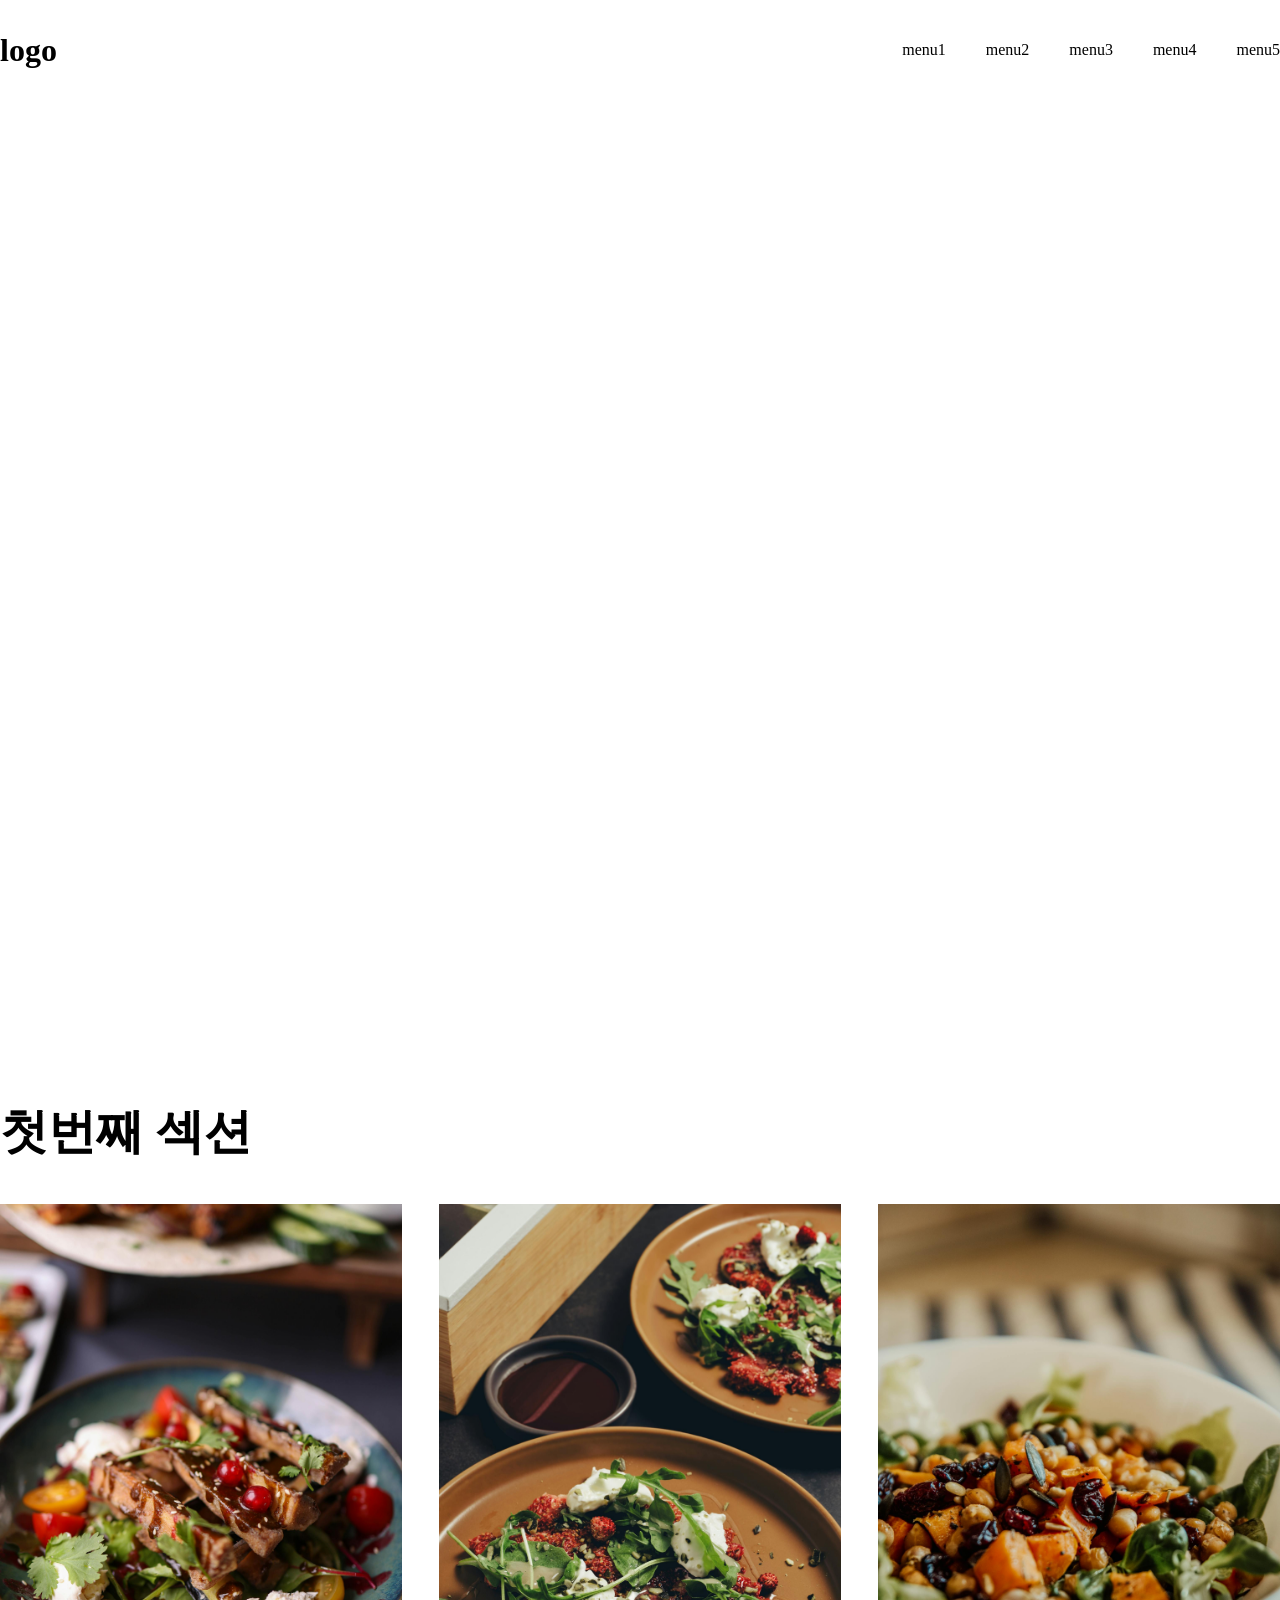
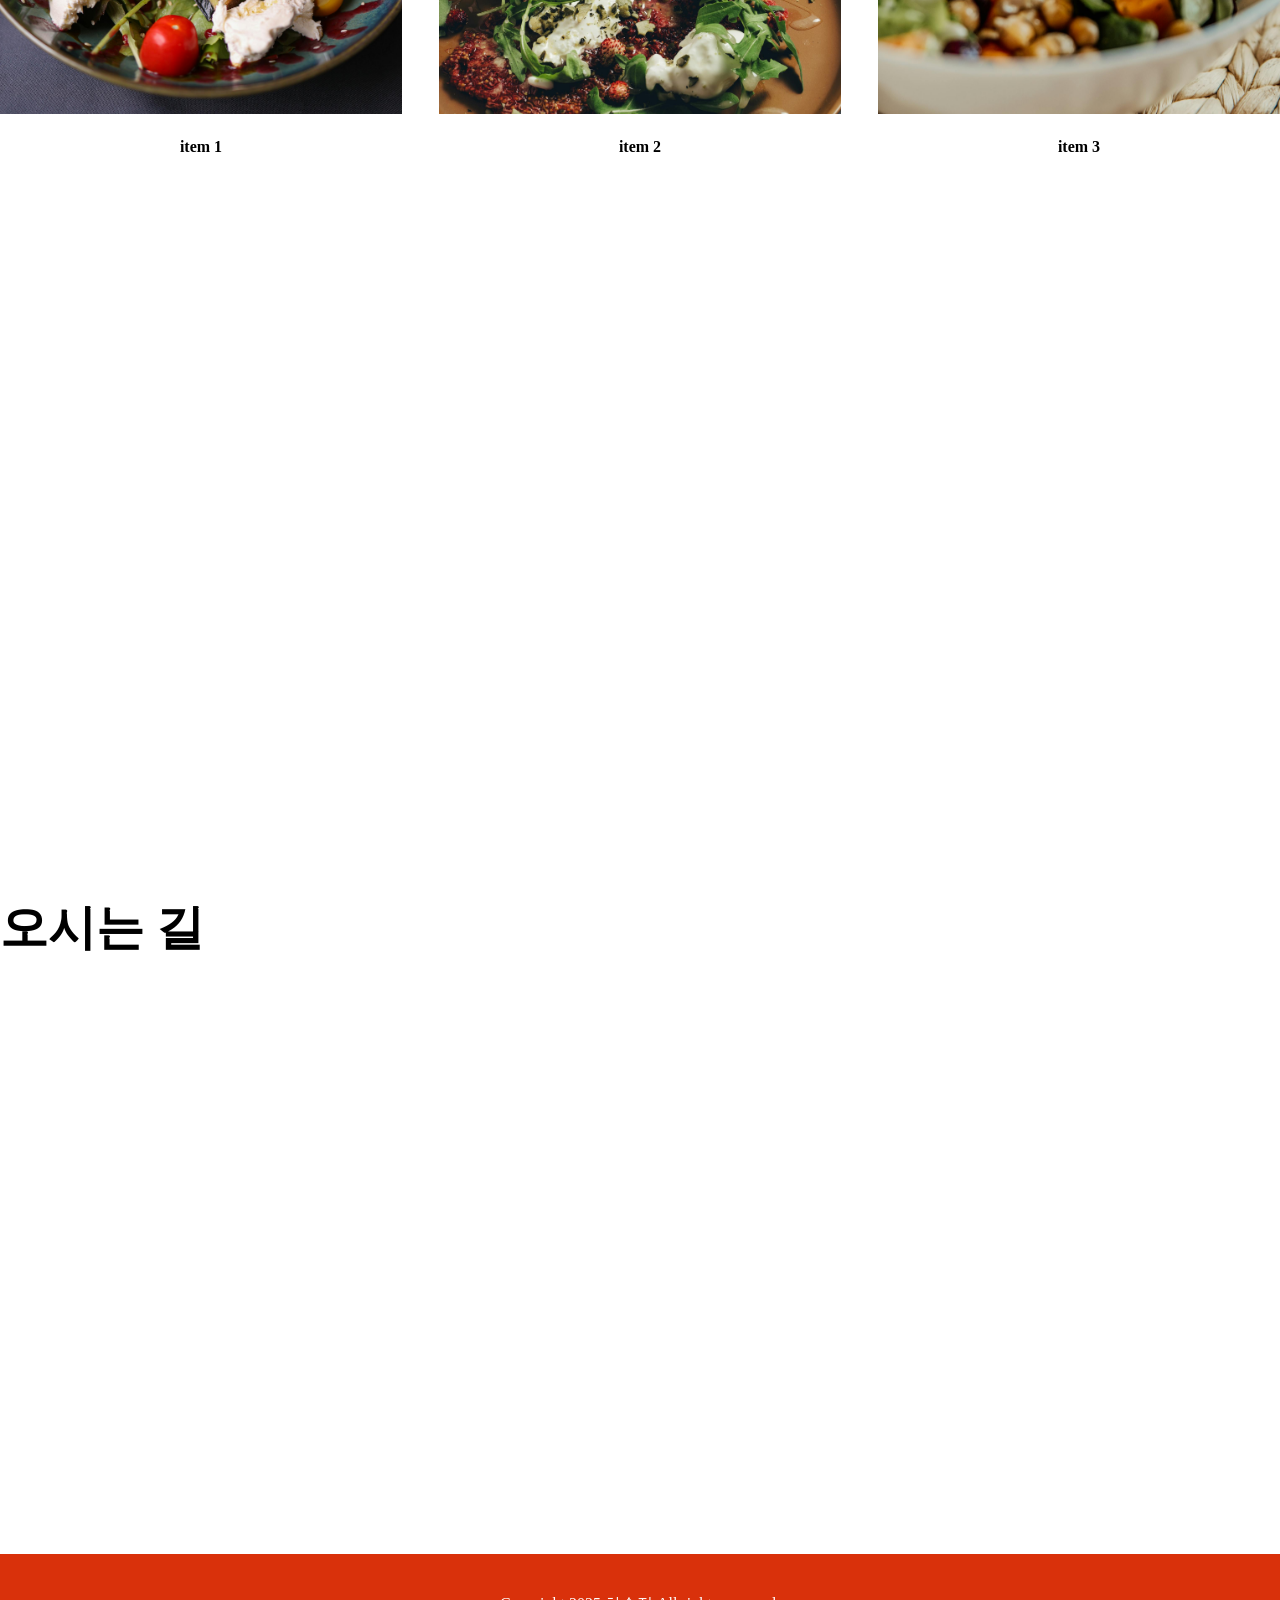
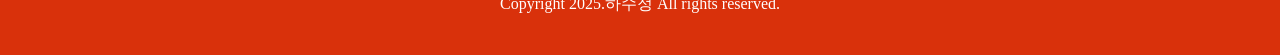
<file: index.html>
<!DOCTYPE html>
<html lang="ko">
<head>
  <meta charset="UTF-8">
  <meta name="viewport" content="width=device-width, initial-scale=1.0">
  <title>메인페이지</title>
  <link rel="stylesheet" href="css/main.css">
</head>
<body>
  <div class="header">
    <div class="inner">
      <h1 class="logo">
        <a href="#">logo</a>
      </h1><!-- .logo -->
      <div class="nav">
        <ul class="gnb">
          <li><a href="#">menu1</a></li>
          <li><a href="#">menu2</a></li>
          <li><a href="#">menu3</a></li>
          <li><a href="#">menu4</a></li>
          <li><a href="#">menu5</a></li>
        </ul><!-- .gnb -->
      </div><!-- .nav -->
    </div><!-- .inner -->
  </div><!-- .header -->
  <div class="main">
    <div class="main_visual">
      <video src="img/video.mp4" autoplay muted loop></video>
    </div><!-- .main_visual -->

    <div class="section-01">
      <div class="inner">
        <h2>첫번째 섹션</h2>
        <div class="list">
          <div class="item">
            <img src="img/img-01.jpg" alt="">
            <strong>item 1</strong>
          </div><!-- .item -->

          <div class="item">
            <img src="img/img-02.jpg" alt="">
            <strong>item 2</strong>
          </div><!-- .item -->

          <div class="item">
            <img src="img/img-03.jpg" alt="">
            <strong>item 3</strong>
          </div><!-- .item -->
        </div><!-- .list -->
      </div><!-- .inner -->
    </div><!-- section-01 -->

    <div class="section-02">
      <div class="inner">
        <h2>두번째 섹션</h2>
        <p>Lorem ipsum dolor sit amet, consectetur adipisicing elit. Mollitia porro, ipsum error harum distinctio obcaecati magnam rem eveniet labore nesciunt quis a officia ullam recusandae aliquam dolore excepturi? Rem, repudiandae.</p>
      </div><!-- .inner -->
    </div><!-- .section-02 -->

    <div class="section-03">
      <div class="inner">
        <h2>오시는 길</h2>
        <iframe src="https://www.google.com/maps/embed?pb=!1m18!1m12!1m3!1d3263.683095081477!2d129.03788475026798!3d35.11462334857461!2m3!1f0!2f0!3f0!3m2!1i1024!2i768!4f13.1!3m3!1m2!1s0x3568e97d2f8b9b55%3A0x725166898edfb0f6!2z67aA7IKw7Jet!5e0!3m2!1sko!2skr!4v1760351906536!5m2!1sko!2skr" width="600" height="450" style="border:0;" allowfullscreen="" loading="lazy" referrerpolicy="no-referrer-when-downgrade"></iframe>
      </div><!-- .inner -->
    </div><!-- .section-03 -->
  </div><!-- .main -->
  <div class="footer">
    <p>Copyright 2025.하수정 All rights reserved.</p>
  </div><!-- footer -->
</body>
</html>
</file>
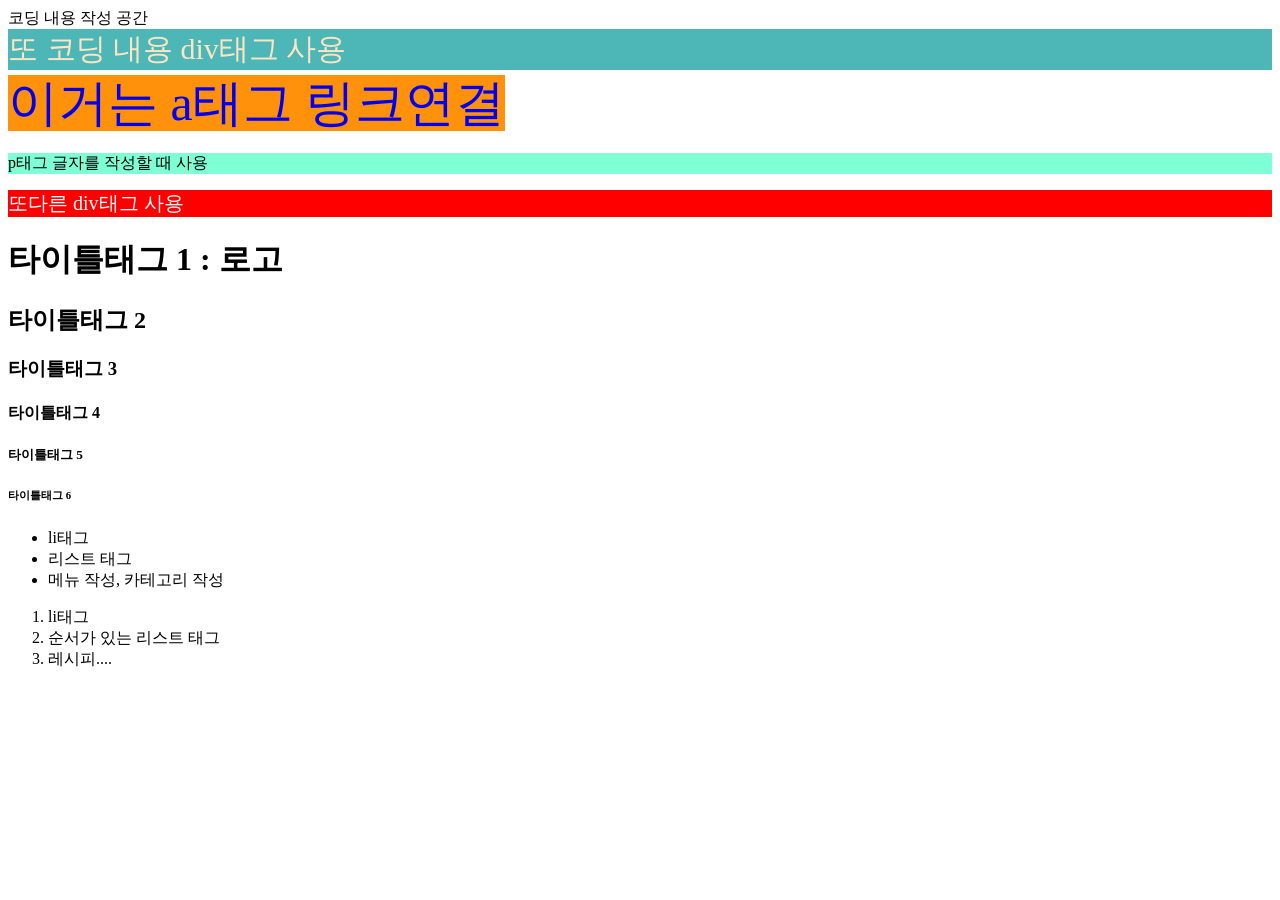
<file: 01_태그.html>
<!DOCTYPE html>
<html lang="ko">
<head>
  <meta charset="UTF-8">
  <meta name="viewport" content="width=device-width, initial-scale=1.0">
  <title>태그</title>
  <style>
    /* 누구에게 {어떤스타일: 어떤값;} */
    /* 선택자 {속성: 속성값;} */
    div {
      background-color: #4db7b7;
      color: bisque;
      font-size: 30px;
    }
    a {
      text-decoration: none; /* alt + shift + a */
      background-color: rgb(255, 145, 11);
      font-size: 50px;
    }
    p {
      background-color: aquamarine;
    }

    .tag {
      background-color: red;
      color: white;
      font-size: 20px;
    }



  </style>
</head>
<body>
  코딩 내용 작성 공간
  <div>또 코딩 내용 div태그 사용</div>
  <a href="#">이거는 a태그 링크연결</a>
  <p>p태그 글자를 작성할 때 사용</p>
  <div class="tag">또다른 div태그 사용</div>

  <!-- 제목 의미하는 태그 alt + shif + a -->
  <h1>타이틀태그 1 : 로고</h1>
  <h2>타이틀태그 2</h2>
  <h3>타이틀태그 3</h3>
  <h4>타이틀태그 4</h4>
  <h5>타이틀태그 5</h5>
  <h6>타이틀태그 6</h6>

  <!-- 리스트 의미 -->
  <!-- ul안에 li태그 -->
  <ul>
    <li>li태그</li>
    <li>리스트 태그</li>
    <li>메뉴 작성, 카테고리 작성</li>
  </ul>

  <!-- ol안에 li -->
  <ol>
    <li>li태그</li>
    <li>순서가 있는 리스트 태그</li>
    <li>레시피....</li>
  </ol>



</body>
</html>
</file>
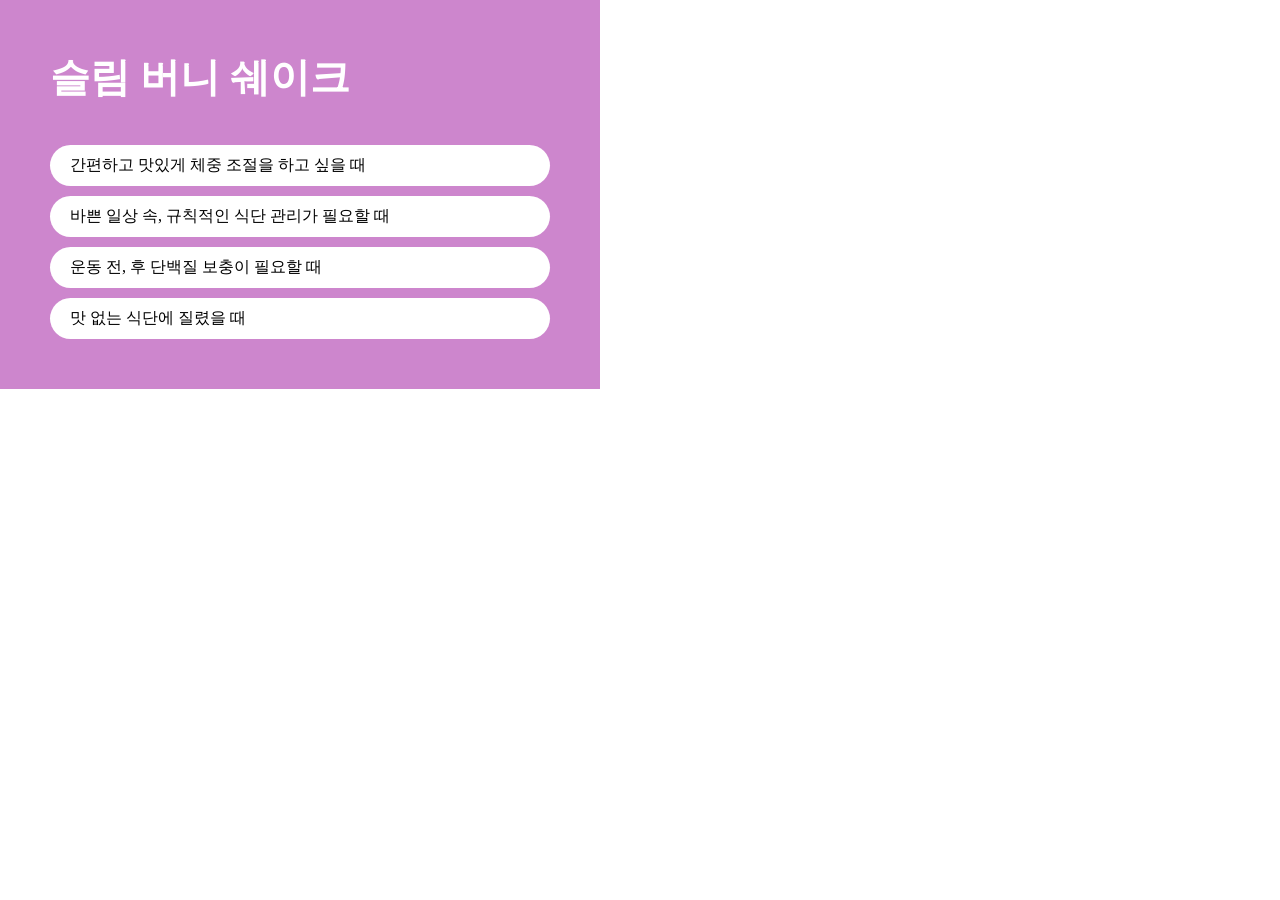
<file: 02_스타일.html>
<!DOCTYPE html>
<html lang="ko">
<head>
  <meta charset="UTF-8">
  <meta name="viewport" content="width=device-width, initial-scale=1.0">
  <title>스타일</title>
  <style>
    * {
      margin: 0;
      padding: 0;
    }
    .box {
      width: 500px;
      background-color: #cd86cd;
      padding: 50px;
    }
    .box h1 {
      font-size: 40px;
      color: white;
      margin-bottom: 40px;
    }
    .box ul {
      list-style: none;
    }
    .box ul li {
      background-color: white;
      margin-top: 10px;
      padding: 10px;
      border-radius: 100px;
      padding-left: 20px;
    }
  </style>
</head>
<body>
  <div class="box">
    <h1>슬림 버니 쉐이크</h1>
    <ul>
      <li>간편하고 맛있게 체중 조절을 하고 싶을 때</li>
      <li>바쁜 일상 속, 규칙적인 식단 관리가 필요할 때</li>
      <li>운동 전, 후 단백질 보충이 필요할 때</li>
      <li>맛 없는 식단에 질렸을 때</li>
    </ul>
  </div>
</body>
</html>
</file>
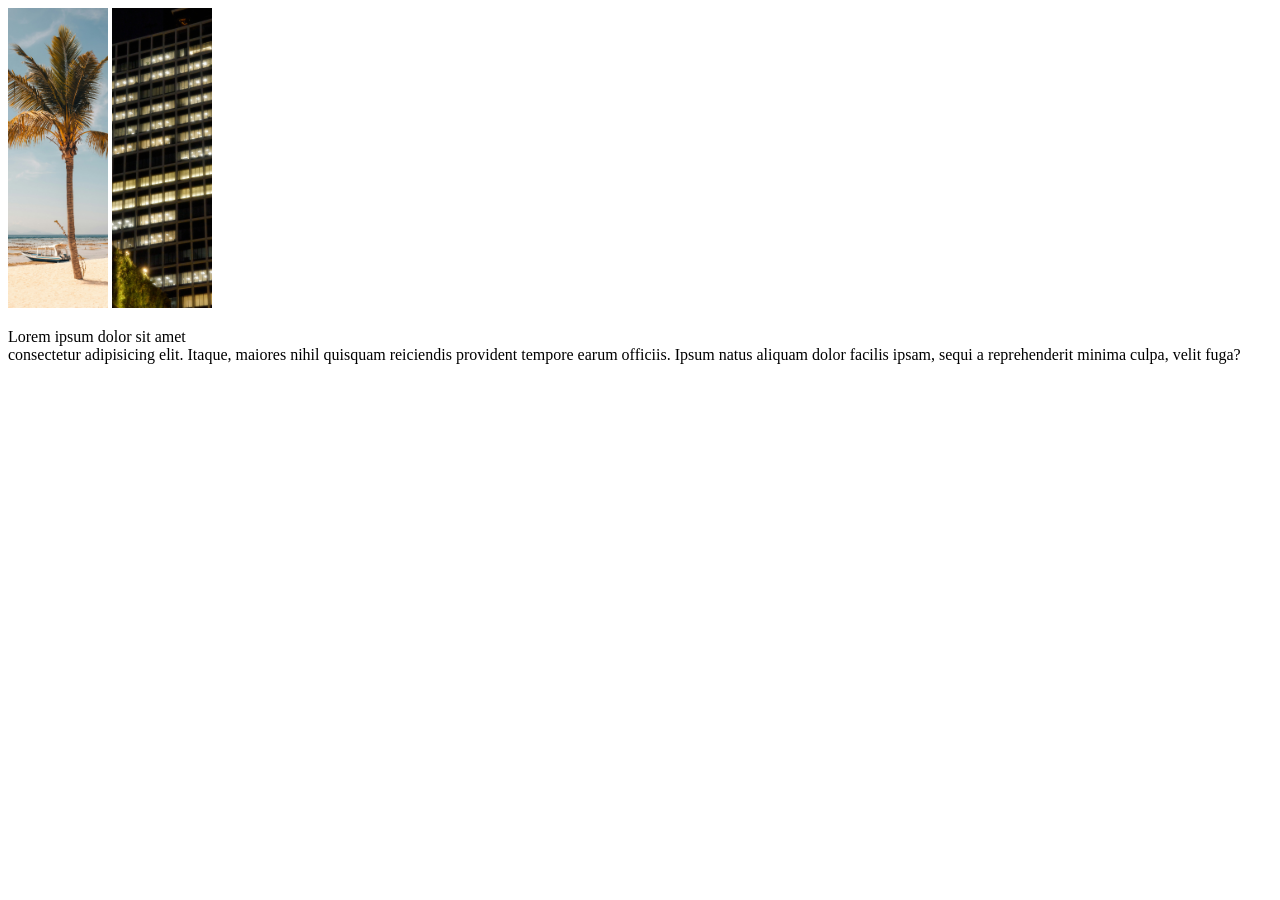
<file: 03_이미지적용.html>
<!DOCTYPE html>
<html lang="ko">
<head>
  <meta charset="UTF-8">
  <meta name="viewport" content="width=device-width, initial-scale=1.0">
  <title>이미지적용</title>
  <style>
    img {
      width: 100px;
      height: 300px;
      object-fit: cover;
    }
  </style>
</head>
<body>
  <img src="img/image(2).jpg" alt="이미지설명내용작성">

  <a href="02_스타일.html" target="_blank">
    <img src="img/image(1).jpg" alt="고층건물">
  </a>

  <p>Lorem ipsum dolor sit amet<br > consectetur adipisicing elit. Itaque, maiores nihil quisquam reiciendis provident tempore earum officiis. Ipsum natus aliquam dolor facilis ipsam, sequi a reprehenderit minima culpa, velit fuga?</p>
  
</body>
</html>
</file>
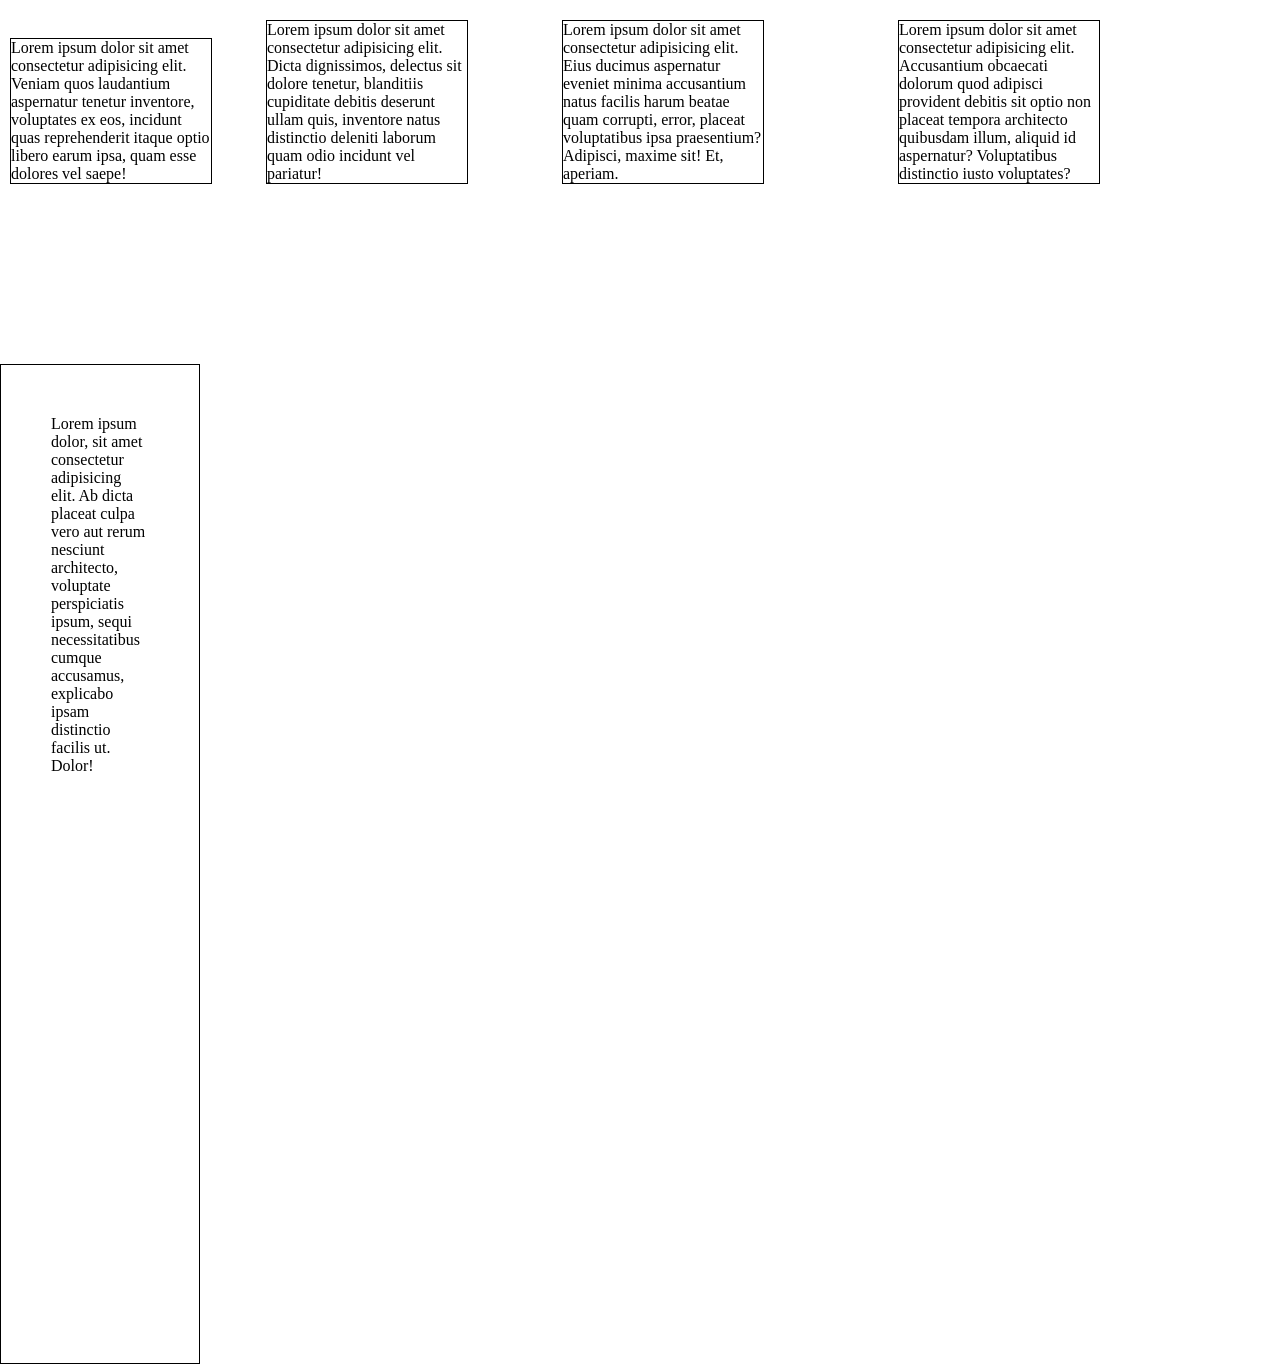
<file: 04_여백(margin+padding).html>
<!DOCTYPE html>
<html lang="ko">
<head>
  <meta charset="UTF-8">
  <meta name="viewport" content="width=device-width, initial-scale=1.0">
  <title>여백</title>
  <style>
    * {
      margin: 0;
      padding: 0;
    }
    div {
      width: 200px;
      border: 1px solid black;
      display: inline-block;
    }
    .box1 {
      margin: 10px; 
      /* 내부여백 : 상하좌우 10px */
    }
    .box2 {
      margin: 20px 40px;
    }
    .box3 {
      margin: 20px 50px 80px;
    }
    .box4 {
      margin: 20px 40px 60px 80px;
    }
    .box5 {
      margin-top: 100px;
      margin-bottom: ;
      margin-left: ;
      margin-right: ;
      padding: 50px;
      box-sizing: border-box;
      height: 1000px;

    }
  </style>
</head>
<body>
  <div class="box1">Lorem ipsum dolor sit amet consectetur adipisicing elit. Veniam quos laudantium aspernatur tenetur inventore, voluptates ex eos, incidunt quas reprehenderit itaque optio libero earum ipsa, quam esse dolores vel saepe!</div>

  <div class="box2">Lorem ipsum dolor sit amet consectetur adipisicing elit. Dicta dignissimos, delectus sit dolore tenetur, blanditiis cupiditate debitis deserunt ullam quis, inventore natus distinctio deleniti laborum quam odio incidunt vel pariatur!</div>

  <div class="box3">Lorem ipsum dolor sit amet consectetur adipisicing elit. Eius ducimus aspernatur eveniet minima accusantium natus facilis harum beatae quam corrupti, error, placeat voluptatibus ipsa praesentium? Adipisci, maxime sit! Et, aperiam.</div>

  <div class="box4">Lorem ipsum dolor sit amet consectetur adipisicing elit. Accusantium obcaecati dolorum quod adipisci provident debitis sit optio non placeat tempora architecto quibusdam illum, aliquid id aspernatur? Voluptatibus distinctio iusto voluptates?</div>

  <div class="box5">Lorem ipsum dolor, sit amet consectetur adipisicing elit. Ab dicta placeat culpa vero aut rerum nesciunt architecto, voluptate perspiciatis ipsum, sequi necessitatibus cumque accusamus, explicabo ipsam distinctio facilis ut. Dolor!</div>

</body>
</html>
</file>
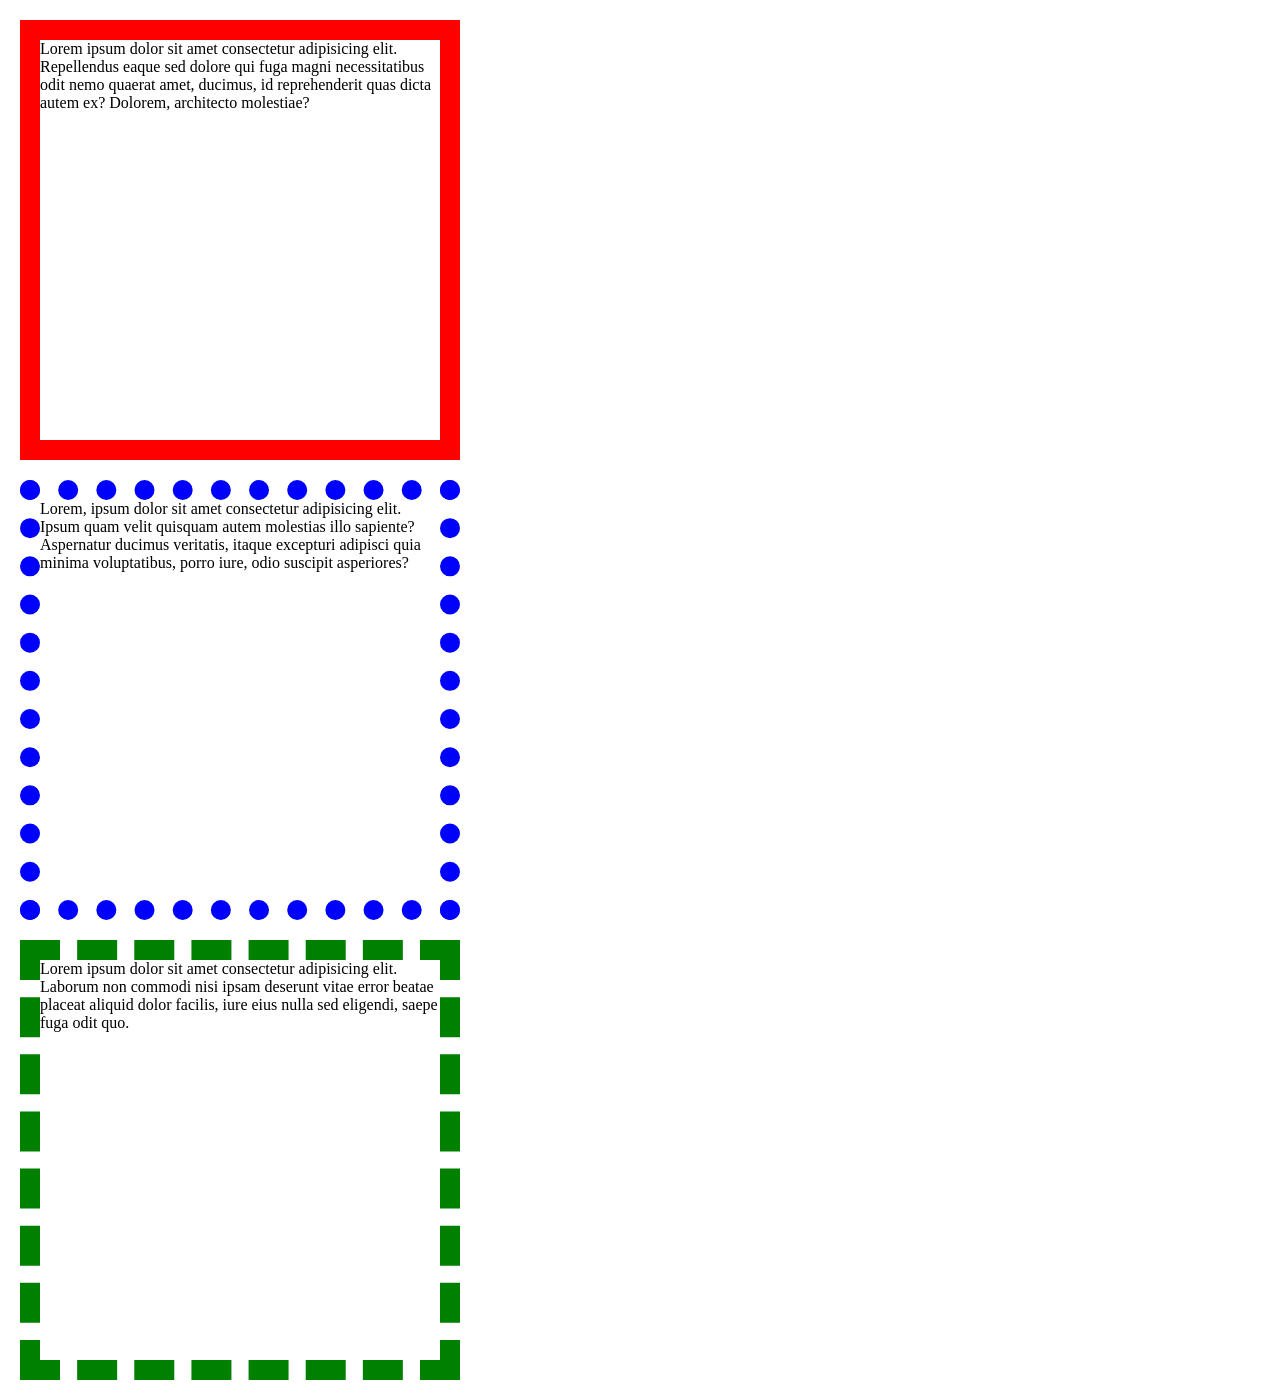
<file: 05_테두리.html>
<!DOCTYPE html>
<html lang="ko">
<head>
  <meta charset="UTF-8">
  <meta name="viewport" content="width=device-width, initial-scale=1.0">
  <title>테두리</title>
  <style>
    * {
      margin: 0;
      padding: 0;
    }
    div {
      width: 400px;
      height: 400px;
      margin: 20px;
    }

    .box1 {
      border: 20px solid red;
    }
    .box2 {
      border: 20px dotted blue;
    }
    .box3 {
      border: 20px dashed green;
    }
  </style>
</head>
<body>
  <div class="box1">Lorem ipsum dolor sit amet consectetur adipisicing elit. Repellendus eaque sed dolore qui fuga magni necessitatibus odit nemo quaerat amet, ducimus, id reprehenderit quas dicta autem ex? Dolorem, architecto molestiae?</div>
  <div class="box2">Lorem, ipsum dolor sit amet consectetur adipisicing elit. Ipsum quam velit quisquam autem molestias illo sapiente? Aspernatur ducimus veritatis, itaque excepturi adipisci quia minima voluptatibus, porro iure, odio suscipit asperiores?</div>
  <div class="box3">Lorem ipsum dolor sit amet consectetur adipisicing elit. Laborum non commodi nisi ipsam deserunt vitae error beatae placeat aliquid dolor facilis, iure eius nulla sed eligendi, saepe fuga odit quo.</div>
</body>
</html>
</file>
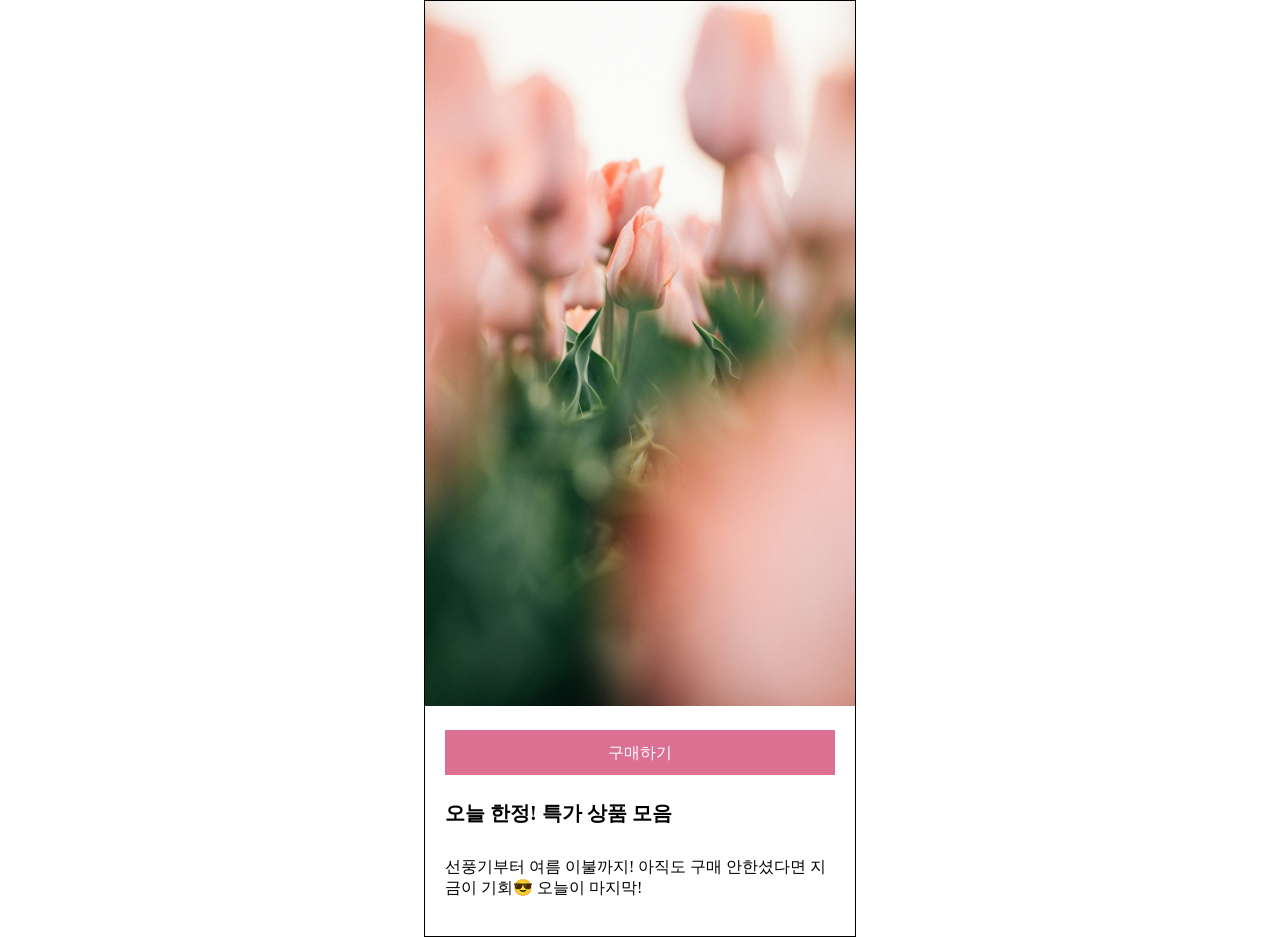
<file: 06_카카오이벤트.html>
<!DOCTYPE html>
<html lang="ko">
<head>
  <meta charset="UTF-8">
  <meta name="viewport" content="width=device-width, initial-scale=1.0">
  <title>카카오 이벤트</title>
  <style>
    * {
      margin: 0;
      padding: 0;
    }
    .box {
      width: 430px;
      border: 1px solid black;
      margin: 0 auto;
    }
    .box img {
      width: 430px;
      height: 705px;
    }
    .box .text {
      padding: 20px 20px 37px;
    }
    .box .text a {
      text-decoration: none; 
      background-color: palevioletred;
      display: block;
      height: 45px;
      color: white;
      text-align: center;
      line-height: 45px;
    }
    .box .text h1 {
      font-size: 20px;
      margin-top: 25px;
    }
    .box .text p {
      font-size: 16px;
      margin-top: 30px;
    }
  </style>
</head>
<body>
  <div class="box">
    <img src="img/image(3).jpg" alt="오늘 한정! 특가 상품 모음">  
    <div class="text">
      <a href="#">구매하기</a>
      <h1>오늘 한정! 특가 상품 모음</h1>
      <p>선풍기부터 여름 이불까지! 아직도 구매 안한셨다면 지금이
기회😎 오늘이 마지막!</p>
    </div>   
  </div>
</body>
</html>
</file>
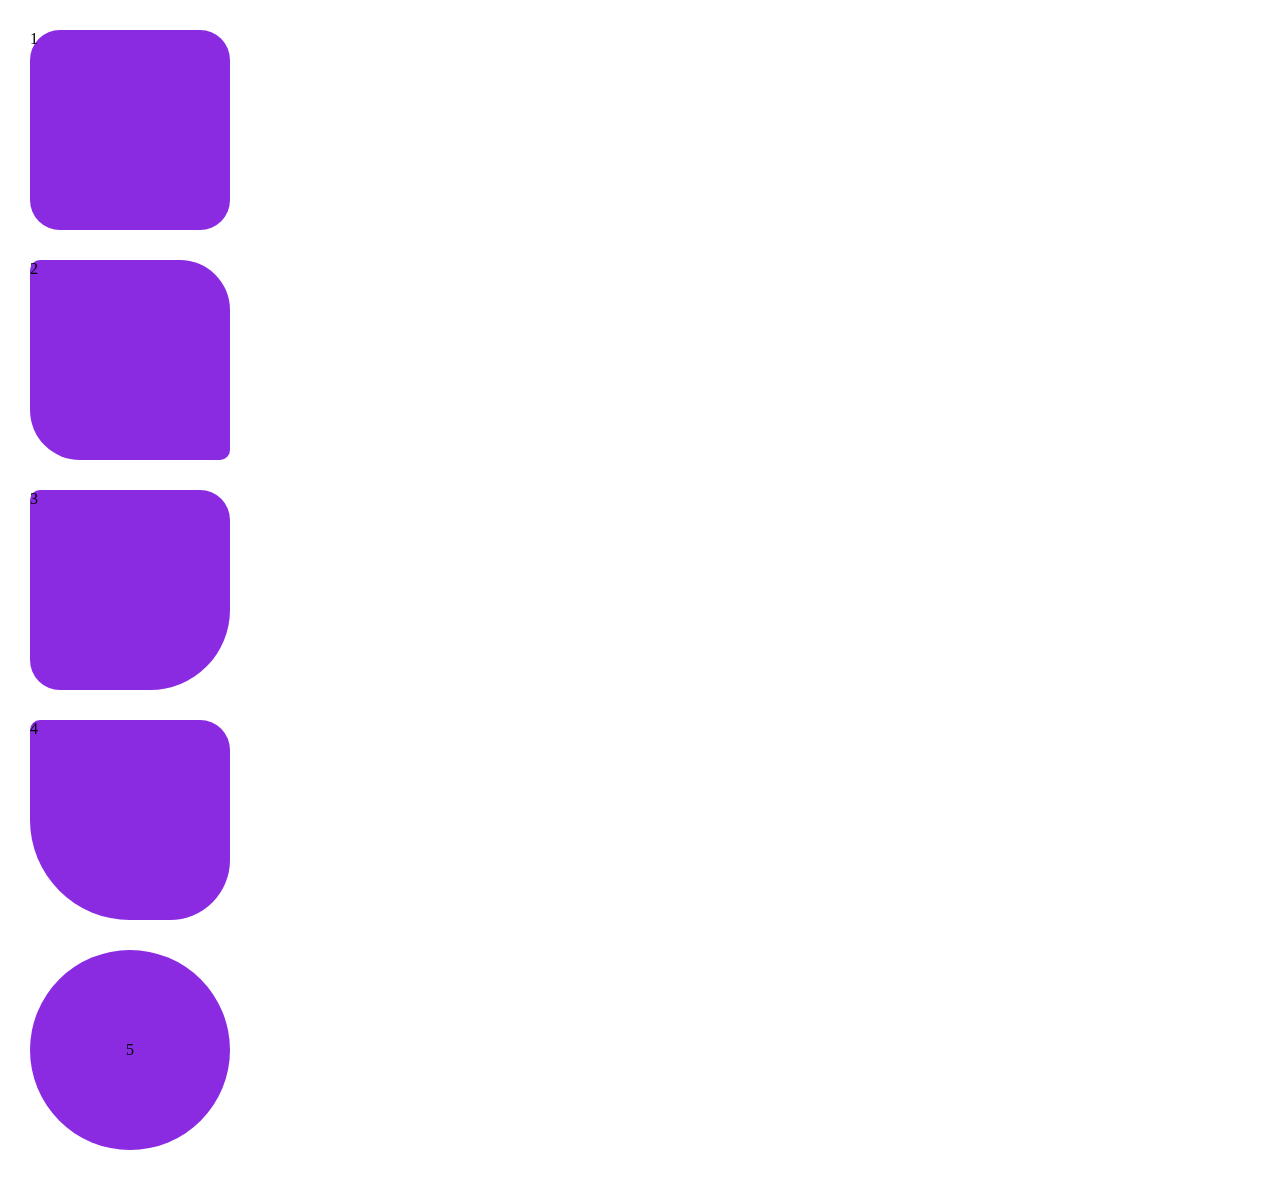
<file: 07_모서리곡선.html>
<!DOCTYPE html>
<html lang="ko">
<head>
  <meta charset="UTF-8">
  <meta name="viewport" content="width=device-width, initial-scale=1.0">
  <title>모서리곡선</title>
  <style>
    * {
      margin: 0;
      padding: 0;
    }
    div {
      width: 200px;
      height: 200px;
      background-color: blueviolet;
      margin: 30px;
    }
    .box1 {
      border-radius: 30px;
    }
    .box2 {
      border-radius: 10px 50px;
    }
    .box3 {
      border-radius: 10px 30px 80px;
    }
    .box4 {
      border-radius: 10px 30px 60px 100px
    }
    .box5 {
      border-radius: 50%;
      display: flex;
      justify-content: center;
      align-items: center;
    }
  </style>
</head>
<body>
  <div class="box1">1</div>
  <div class="box2">2</div>
  <div class="box3">3</div>
  <div class="box4">4</div>
  <div class="box5">5</div>
</body>
</html>
</file>
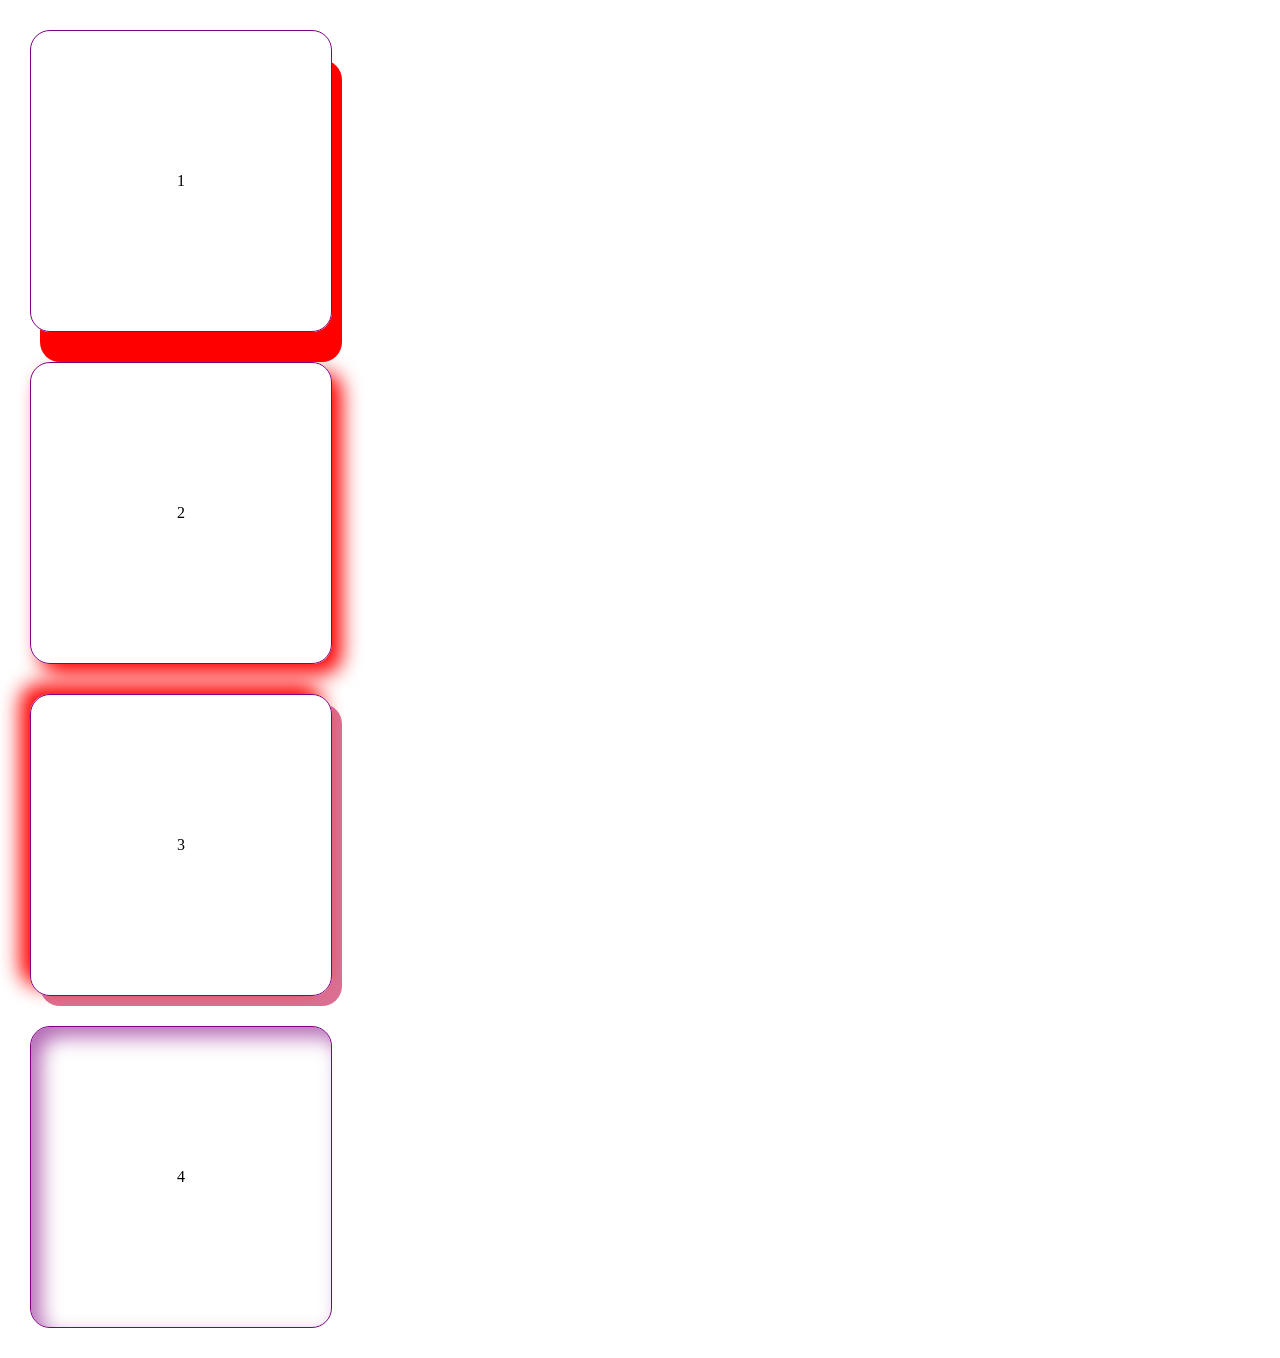
<file: 08_그림자.html>
<!DOCTYPE html>
<html lang="ko">
<head>
  <meta charset="UTF-8">
  <meta name="viewport" content="width=device-width, initial-scale=1.0">
  <title>그림자</title>
  <style>
    * {
      margin: 0;
      padding: 0;
    }
    .box div {
      width: 300px;
      height: 300px;
      border: 1px solid purple;
      margin: 30px;
      border-radius: 20px;
      display: flex;
      justify-content: center;
      align-items: center;
    }
    .box div:nth-child(1) {
      box-shadow: 10px 30px red;
      /* 그림자 : x축 y축 컬러값 */
    }
    .box div:nth-child(2) {
      box-shadow: 10px 10px 20px red;
    }
    .box div:nth-child(3) {
      box-shadow: -10px -10px 20px red,
                  10px 10px palevioletred;
    }
    .box div:last-child {
      box-shadow: inset 10px 10px 20px rgba(128, 0, 128, 0.583);
    }
  </style>
</head>
<body>
  <div class="box">
    <div>1</div>
    <div>2</div>
    <div>3</div>
    <div>4</div>
  </div>
</body>
</html>
</file>
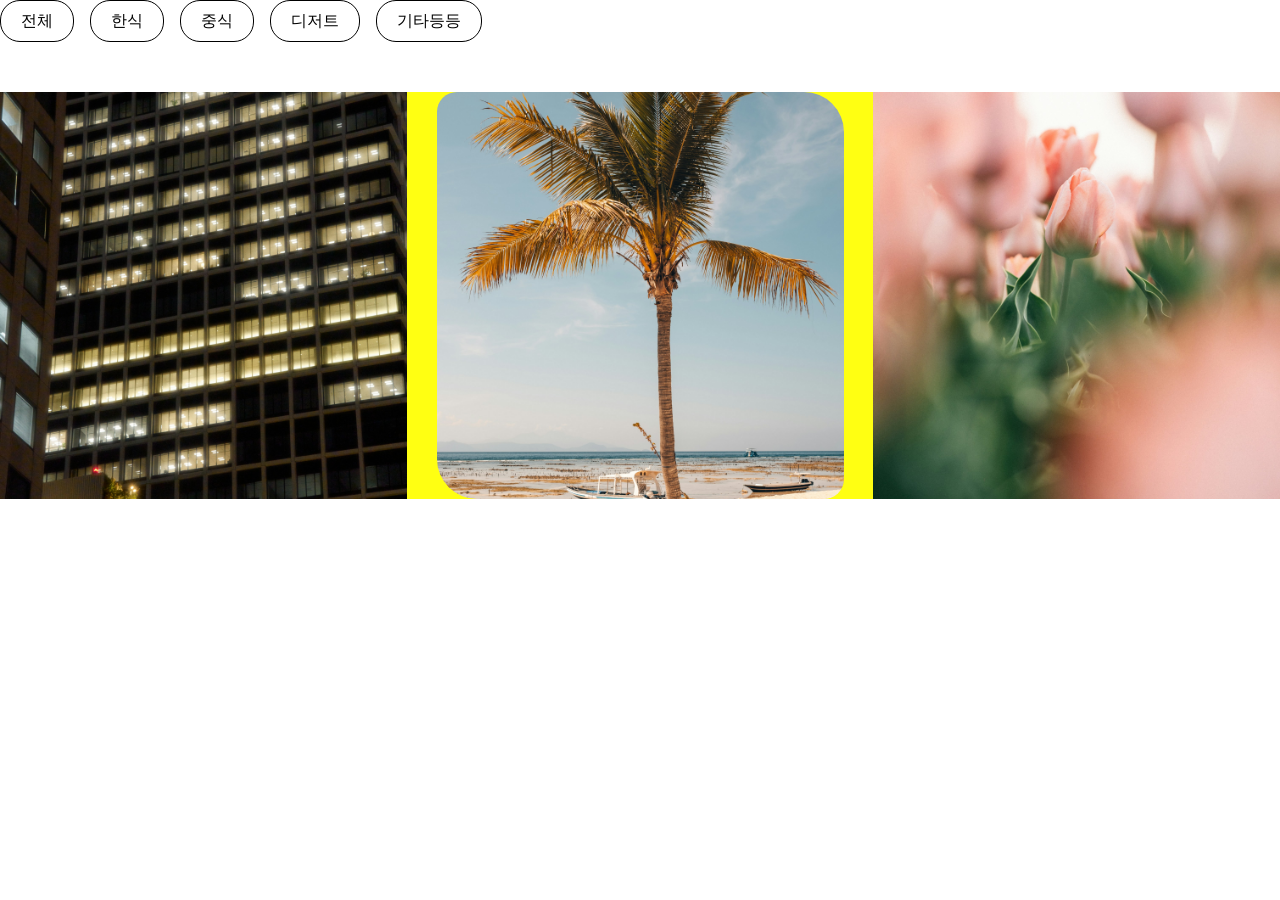
<file: 09_가로배치.html>
<!DOCTYPE html>
<html lang="ko">
<head>
  <meta charset="UTF-8">
  <meta name="viewport" content="width=device-width, initial-scale=1.0">
  <title>가로배치</title>
  <style>
    * {
      margin: 0;
      padding: 0;
    }
    .menu {
      display: flex;
      gap: 16px; 
      /* display:flex 있을때만 사용가능 */
      width: 1280px;
      margin: 0 auto;
    }
    .menu li {
      list-style: none;
      height: 40px;
      padding: 0 20px;
      border: 1px solid black;
      border-radius: 20px;
      display: flex;
      align-items: center;
      /* margin-right: 16px; */
    }

    .section {
      width: 1280px;
      background-color: rgb(255, 255, 18);
      display: flex; 
      justify-content: space-between;
      margin: 50px auto;
    }
    .section div {
      width: 407px;
      height: 407px;
    }
    .section div img {
      width: 100%;
      height: 100%;
      object-fit: cover;
    }
    .section div:nth-child(2) img {
      border-radius: 20px 40px;
    }
  </style>
</head>
<body>

  <ul class="menu">
    <li>전체</li>
    <li>한식</li>
    <li>중식</li>
    <li>디저트</li>
    <li>기타등등</li>
  </ul>

  <div class="section">
    <div>
      <img src="img/image(1).jpg" alt="고층빌딩">
    </div>

    <div>
      <img src="img/image(2).jpg" alt="해변 야자수나무">
    </div>

    <div>
      <img src="img/image(3).jpg" alt="튤립 꽃밭">
    </div>

  </div>
</body>
</html>
</file>
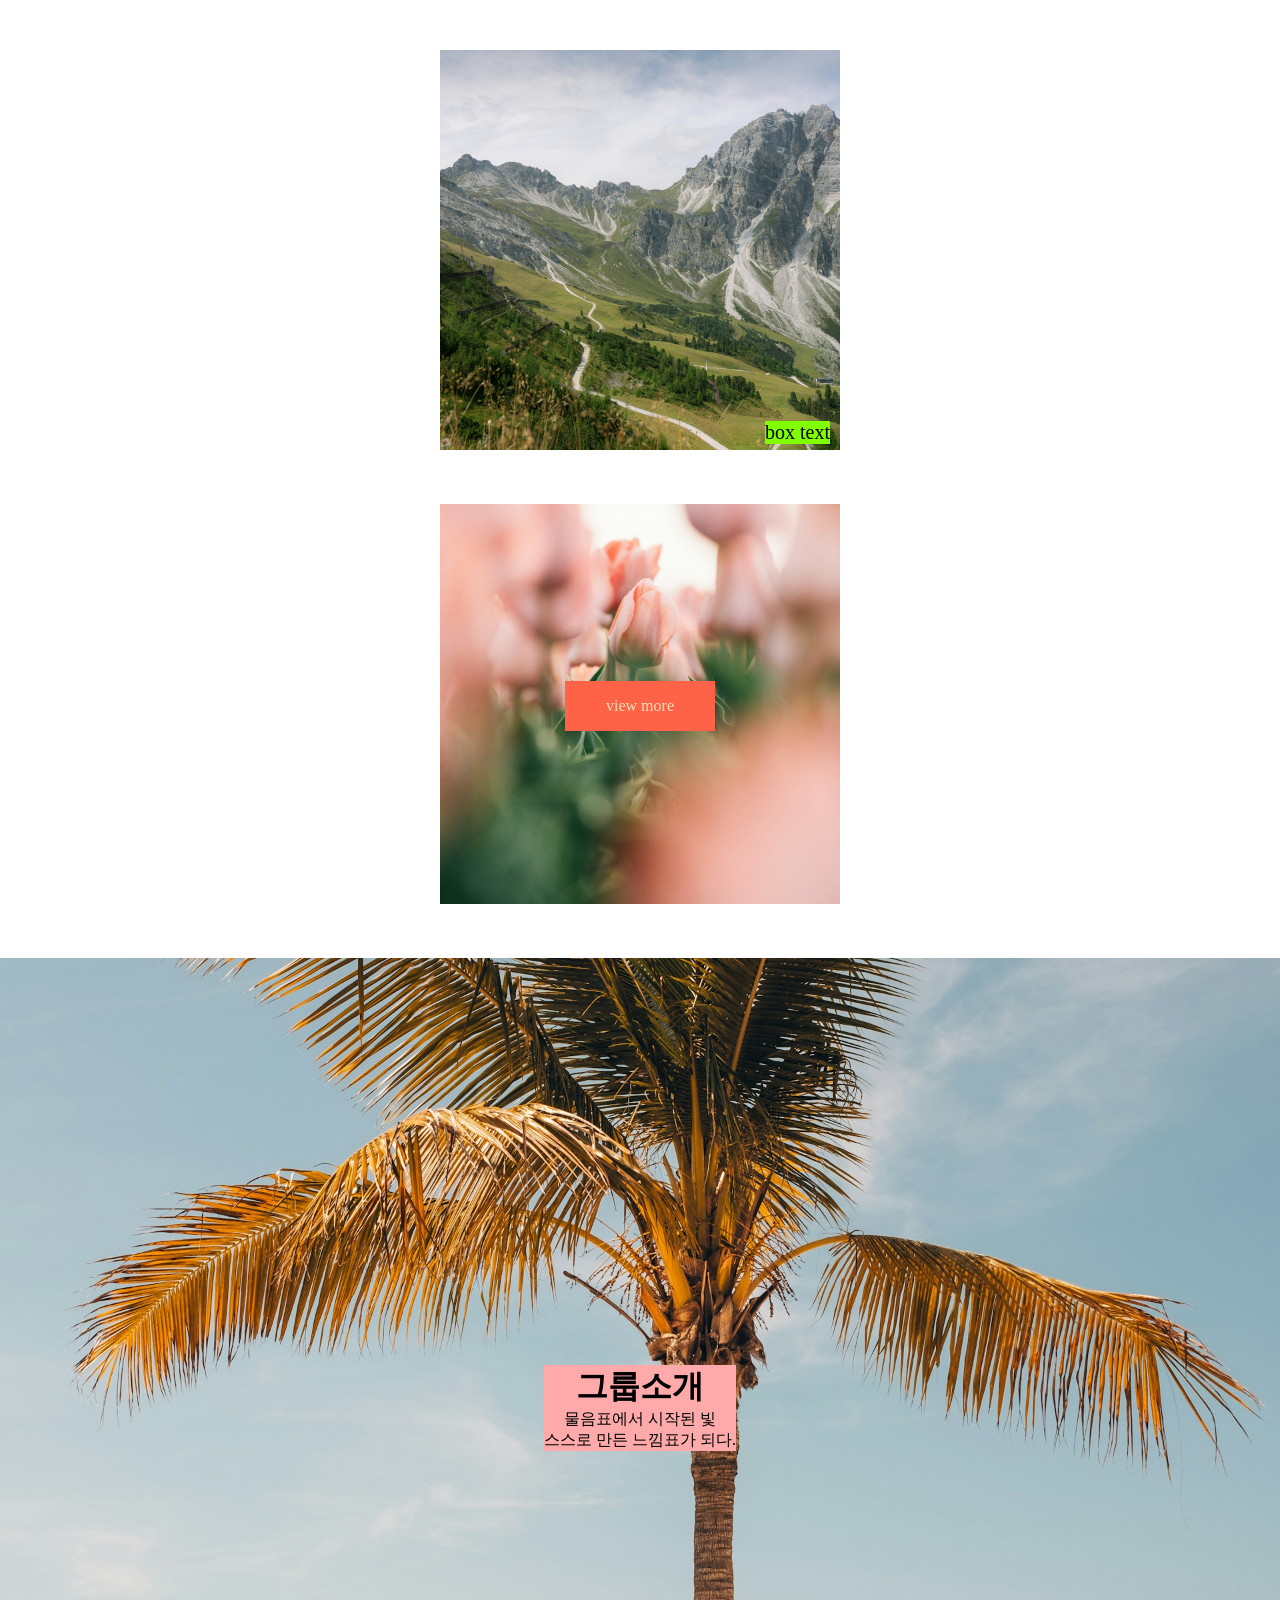
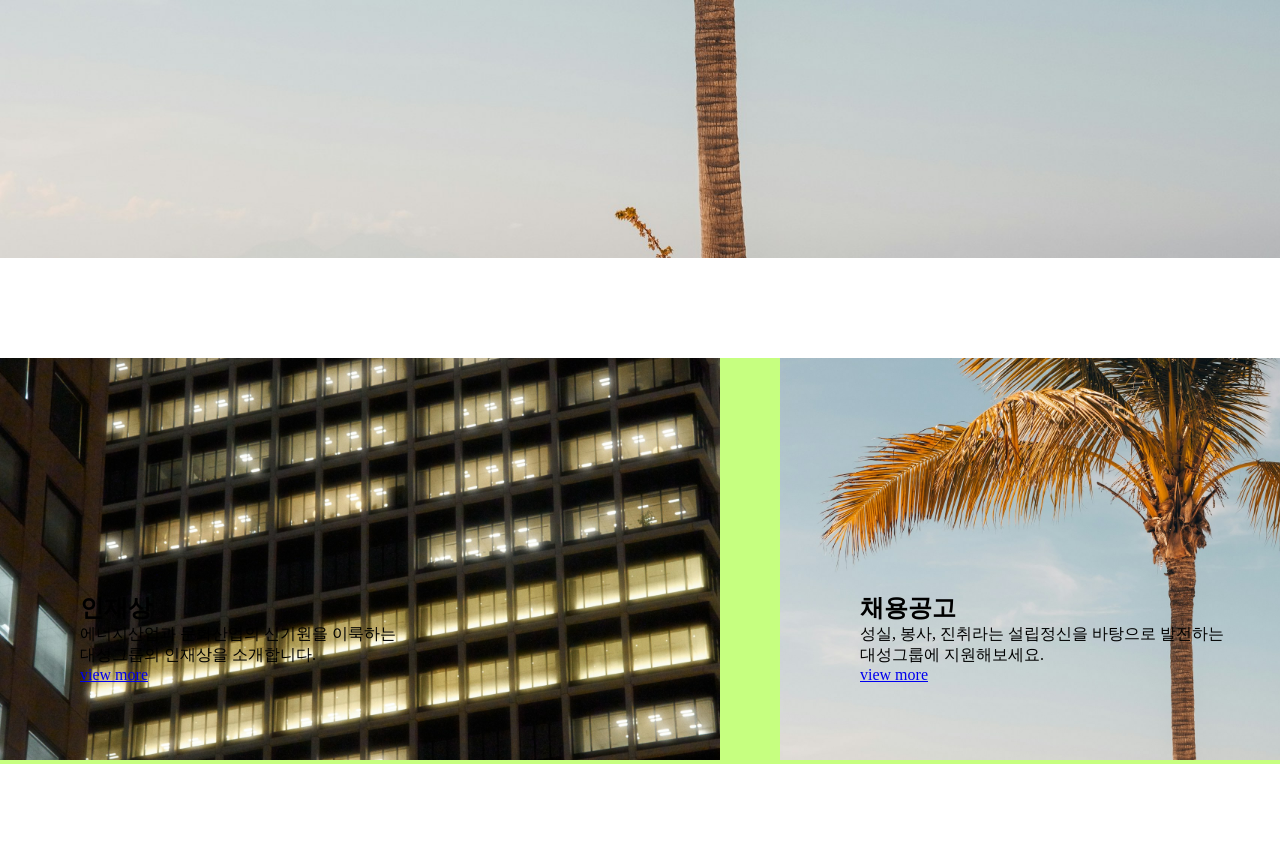
<file: 11_이미지위에텍스트.html>
<!DOCTYPE html>
<html lang="ko">
<head>
  <meta charset="UTF-8">
  <meta name="viewport" content="width=device-width, initial-scale=1.0">
  <title>이미지위에 텍스트</title>
  <style>
    * {
      margin: 0;
      padding: 0;
    }
    .box {
      width: 400px;
      margin: 50px auto;
      position: relative;
    }
    .box img {
      width: 100%;
      height: 400px;
      object-fit: cover;
    }
    .box p {
      font-size: 20px;
      background-color: chartreuse;
      position: absolute;
      bottom: 10px;
      right: 10px;

    }
    .box02 {
      width: 400px;
      margin: 50px auto;
      position: relative;
    }
    .box02 img {
      width: 100%;
      height: 400px;
      object-fit: cover;
    }
    .box02 a {
      text-decoration: none;
      width: 150px;
      height: 50px;
      background-color: tomato;
      color: wheat;
      display: flex;
      justify-content: center;
      align-items: center;

      position: absolute;
      top: 50%;
      left: 50%;
      transform: translate(-50%, -50%);
    }

    .box03 {
      height: 100vh;/* viewport height */
      position: relative;
    }
    .box03 img {
      width: 100%;
      height: 100%;
      object-fit: cover;
    }
    .box03 .text {
      background-color: #ffaaaa;
      position: absolute;
      top: 50%;
      left: 50%;
      transform: translate(-50%, -50%);
      text-align: center;
    }

    .list {
      width: 1500px;
      background-color: #c6ff80;
      display: flex;
      justify-content: space-between;
      margin: 100px auto;
     
    }
    .list .item {
      width: 720px;
      position: relative;
    }
    .list .item img {
      width: 100%;
      height: 402px;
      object-fit: cover;
    }
    .list .item .text {
      position: absolute;
      bottom: 80px;
      left: 80px;
    }
  </style>
</head>
<body>
  <div class="box">
    <img src="img/image(4).jpg" alt="">
    <p>box text</p>
  </div>

  <div class="box02">
    <img src="img/image(3).jpg" alt="">
    <a href="#">view more</a>
  </div> <!-- .box02 -->

  <div class="box03">
    <img src="img/image(2).jpg" alt="">
    <div class="text">
      <h1>그룹소개</h1>
      <p>물음표에서 시작된 빛<br>
      스스로 만든 느낌표가 되다.</p>
    </div><!-- .text -->
  </div><!-- .box03 -->

  <div class="list">
    <div class="item">
      <img src="img/image(1).jpg" alt="">
      <div class="text">
        <h2>인재상</h2>
        <p>에너지산업과 문화산업의 신기원을 이룩하는<br>
        대성그룹의 인재상을 소개합니다.</p>
        <a href="#">view more</a>
      </div><!-- .text -->
    </div><!-- item -->

    <div class="item">
      <img src="img/image(2).jpg" alt="">
      <div class="text">
        <h2>채용공고</h2>
        <p>성실, 봉사, 진취라는 설립정신을 바탕으로 발전하는<br>
        대성그룹에 지원해보세요.</p>
        <a href="#">view more</a>
      </div><!-- .text -->
    </div><!-- item -->
  </div><!-- .list -->


</body>
</html>
</file>
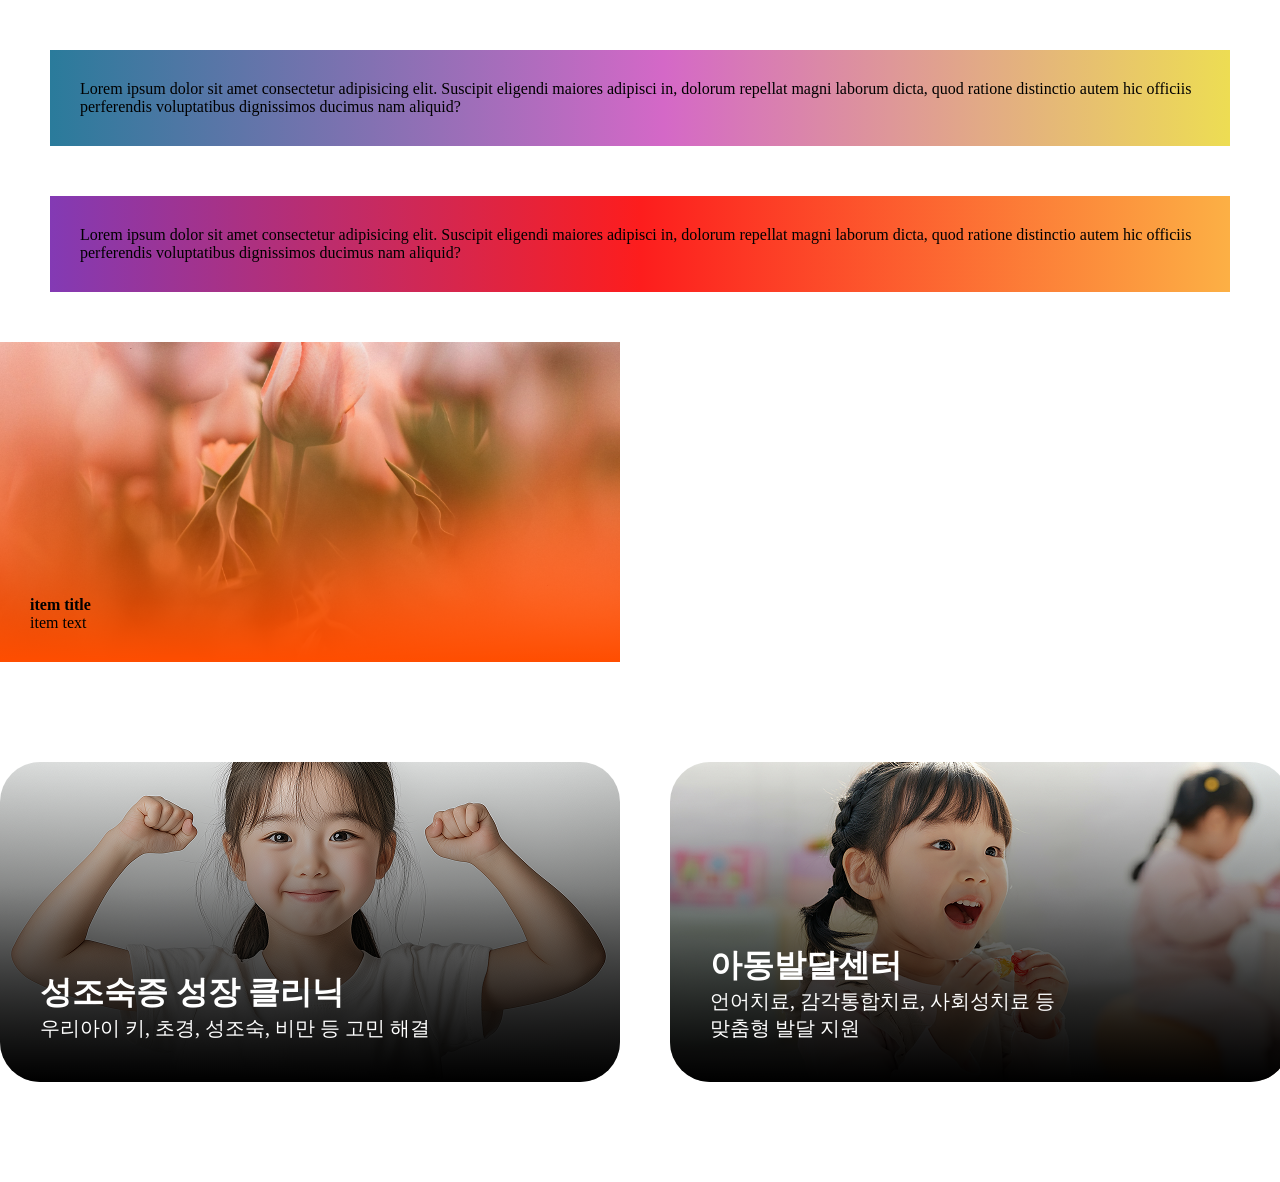
<file: 12_그라데이션.html>
<!DOCTYPE html>
<html lang="ko">
<head>
  <meta charset="UTF-8">
  <meta name="viewport" content="width=device-width, initial-scale=1.0">
  <title>그라데이션</title>
  <style>
    * {
      margin: 0;
      padding: 0;
    }
    .box01, .box02 {
      margin: 50px;
    }
    .box01 {
      background: #2A7B9B;
      background: linear-gradient(90deg, rgba(42, 123, 155, 1) 0%, rgba(212, 104, 199, 1) 52%, rgba(237, 221, 83, 1) 100%);
      padding: 30px;      
    }
    .box02 {
      background: #833AB4;
      background: linear-gradient(90deg, rgba(131, 58, 180, 1) 0%, rgba(253, 29, 29, 1) 50%, rgba(252, 176, 69, 1) 100%);
      padding: 30px;      
    }

    .box02:hover {
      background: transparent;
      color: #833AB4;
    }
    .box03 {
      width: 620px;
      position: relative;
    }
    .box03 img {
      width: 100%;
      height: 320px;
      object-fit: cover;
      display: block;
    }
    .box03 .text {
      position: absolute;
      top: 0;
      left: 0;
      background: #833AB4;
      background: linear-gradient(180deg, rgba(131, 58, 180, 0) 0%, rgba(255, 77, 0, 1) 100%);
      width: 100%;      
      height: 100%;

      display: flex;
      flex-direction: column;
      justify-content: flex-end;

      padding: 30px;
      box-sizing: border-box;
    }
    .box03 .text:hover {
      background: transparent;
    }

    .list {
      width: 1290px;
      display: flex;
      justify-content: space-between;
      margin: 100px auto;
    }
    .list .item {
      width: 620px;
      position: relative;
      border-radius: 40px;
      overflow: hidden;
    }
    .list .item img {
      width: 100%;
      height: 320px;
      object-fit: cover;
      display: block;
    }
    .list .item .text {
      position: absolute;
      left: 0;
      top: 0;
      background: #000000;
      background: linear-gradient(180deg, rgba(0, 0, 0, 0) 0%, rgba(0, 0, 0, 1) 100%);
    
      width: 100%;
      height: 100%;

      display: flex;
      flex-direction: column; 
      justify-content: flex-end;

      color: white;

      padding: 40px;
      box-sizing: border-box;
 
     
    }
    .list .item .text strong {
      font-size: 32px;
    }
    .list .item .text p {
      font-size: 20px;
    }
    .list .item .text:hover {
      background: transparent;
    }
  </style>
</head>
<body>
  <div class="box01">
    <p>Lorem ipsum dolor sit amet consectetur adipisicing elit. Suscipit eligendi maiores adipisci in, dolorum repellat magni laborum dicta, quod ratione distinctio autem hic officiis perferendis voluptatibus dignissimos ducimus nam aliquid?</p>
  </div> <!-- .box01 -->

  <div class="box02">
    <p>Lorem ipsum dolor sit amet consectetur adipisicing elit. Suscipit eligendi maiores adipisci in, dolorum repellat magni laborum dicta, quod ratione distinctio autem hic officiis perferendis voluptatibus dignissimos ducimus nam aliquid?</p>
  </div> <!-- .box02 -->

  <div class="box03">
    <img src="img/image(3).jpg" alt="꽃밭">
    <div class="text">
      <strong>item title</strong>
      <p>item text</p>
    </div><!-- .text -->
  </div><!-- .box03 -->

  <div class="list">

    <div class="item">
      <img src="img/main_3_con1.png" alt="">
      <div class="text">
        <strong>성조숙증 성장 클리닉</strong>
        <p>우리아이 키, 초경, 성조숙, 비만 등 고민 해결</p>
      </div><!-- .text -->
    </div><!-- .item -->

    <div class="item">
      <img src="img/main_3_con2.png" alt="">
      <div class="text">
        <strong>아동발달센터</strong>
        <p>언어치료, 감각통합치료, 사회성치료 등<br>
          맞춤형 발달 지원</p>
      </div><!-- .text -->
    </div><!-- .item -->

  </div> <!-- .list -->
</body>
</html>
</file>
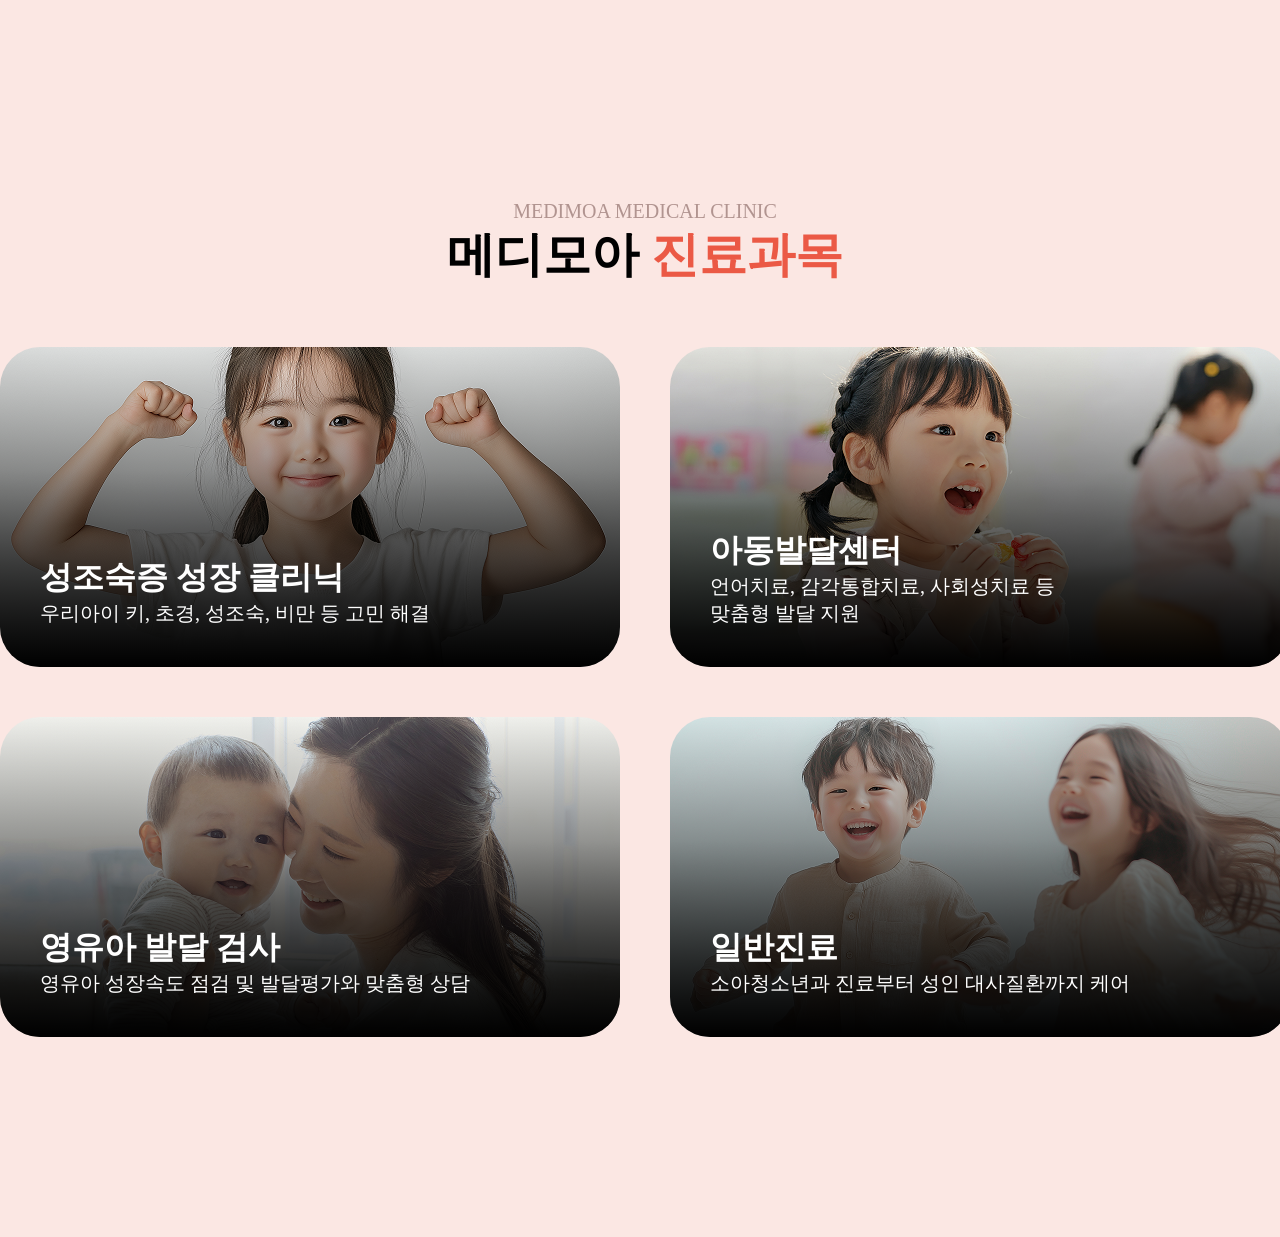
<file: 13_2단레이아웃.html>
<!DOCTYPE html>
<html lang="ko">
<head>
  <meta charset="UTF-8">
  <meta name="viewport" content="width=device-width, initial-scale=1.0">
  <title>2단레이아웃</title>
  <style>
    * {
      margin: 0;
      padding: 0;
    }
    .section {
      background-color: #FBE7E3;
      /* padding: 200px 0; */
      padding-top: 200px;
      padding-bottom: 200px;
    }
    .section .inner {
      width: 1290px;
      /* background-color: white; */
      margin: 0 auto;
    }
    .section .inner .title {
      text-align: center;
      margin-bottom: 60px;
    }
    .section .inner .title p {
      font-size: 20px;
      color: #B19490;
    }
    .section .inner .title h1{
      font-size: 48px;
    }
    .section .inner .title h1 span {
      color: #EB5945;
    }
    .section .inner .list {
      display: flex;
      flex-wrap: wrap;
      justify-content: space-between;
      row-gap: 50px;
    }
    .section .inner .list .item {
      width: 620px;
      height: 320px;
      position: relative;
      border-radius: 40px;
      overflow: hidden;
    }
    .section .inner .list .item img {
      width: 100%;
      height: 100%;
      object-fit: cover;
    
    }
    .section .inner .list .item .text {
      position: absolute;
      top: 0;
      left: 0;
      background: #000000;
      background: linear-gradient(0deg, rgba(0, 0, 0, 1) 0%, rgba(253, 187, 45, 0) 100%);
      width: 100%;      
      height: 100%;
      color: #fff;
      display: flex;
      flex-direction: column;
      justify-content: flex-end;
      padding: 40px;
      box-sizing: border-box;
  
    }
    .section .inner .list .item .text strong {
      font-size: 32px;
    }
    .section .inner .list .item .text p {
      font-size: 20px;
    }
  </style>
</head>
<body>
  <div class="section">
    <div class="inner">
      <div class="title">
        <p>MEDIMOA MEDICAL CLINIC</p>
        <h1>메디모아 <span>진료과목</span></h1>
      </div><!-- .title -->

      <div class="list">
        <div class="item">
          <img src="img/main_3_con1.png" alt="">
          <div class="text">
            <strong>성조숙증 성장 클리닉</strong>
            <p>우리아이 키, 초경, 성조숙, 비만 등 고민 해결</p>
          </div><!-- .text -->
        </div><!-- .item -->

        <div class="item">
          <img src="img/main_3_con2.png" alt="">
          <div class="text">
            <strong>아동발달센터</strong>
            <p>언어치료, 감각통합치료, 사회성치료 등<br>
              맞춤형 발달 지원</p>
          </div><!-- .text -->
        </div><!-- .item -->

        <div class="item">
          <img src="img/main_3_con3.png" alt="">
          <div class="text">
            <strong>영유아 발달 검사</strong>
            <p>영유아 성장속도 점검 및 발달평가와 맞춤형 상담</p>
          </div><!-- .text -->
        </div><!-- .item -->

        <div class="item">
          <img src="img/main_3_con4.png" alt="">
          <div class="text">
            <strong>일반진료</strong>
            <p>소아청소년과 진료부터 성인 대사질환까지 케어</p>
          </div><!-- .text -->
        </div><!-- .item -->

      </div><!-- .list -->

    </div><!-- .inner -->
  </div> <!-- .section -->
</body>
</html>
</file>
<file: css/main.css>
@charset "utf-8";
* {
  margin: 0;
  padding: 0;
}
li {
  list-style: none;
}
a {
  text-decoration: none;
  color: inherit;
}

.inner {
  width: 1280px;
  margin: 0 auto;
}
h2 {
  font-size: 48px;
  margin-bottom: 40px;
}
 
.header {
  height: 100px;
}
.header .inner {
  height: 100%;
  display: flex;
  justify-content: space-between;
  align-items: center; 
}
.header .inner .logo {}
.header .inner .logo a {}

.header .inner .nav {}
.header .inner .nav .gnb {
  display: flex;
  gap: 40px;
}
.header .inner .nav .gnb li {}
.header .inner .nav .gnb li a {}

.main_visual {
  height: 100vh;
}
.main_visual video {
  width: 100%;
  height: 100%;
  object-fit: cover;
}

.section-01 {
  padding: 100px 0;
}
.section-01 .inner {}
.section-01 .inner h2 {}
.section-01 .inner .list {
  display: flex;
  justify-content: space-between;
}
.section-01 .inner .list .item {
  width: 402px;
}
.section-01 .inner .list .item img {
  width: 100%;
  height: 510px;
  object-fit: cover;
}
.section-01 .inner .list .item strong {
  margin-top: 20px;
  display: block;
  text-align: center;
}

.section-02 {
  background-image: url('../img/img-04.jpg');
  background-size: cover;
  background-position: center center;
  background-attachment: fixed;
}
.section-02 .inner  {
  padding: 200px 0;
  text-align: center;
  color: #fff;
}
.section-02 .inner h2 {}
.section-02 .inner p {}

.section-03 {
  padding: 100px 0;
}
.section-03 .inner {}
.section-03 .inner h2 {}
.section-03 .inner iframe{
  width: 100%;
}

.footer {
  background-color: rgb(217, 49, 11);
  color: #fff;
  padding: 40px 0;
  text-align: center;
}
.footer p {}
</file>
